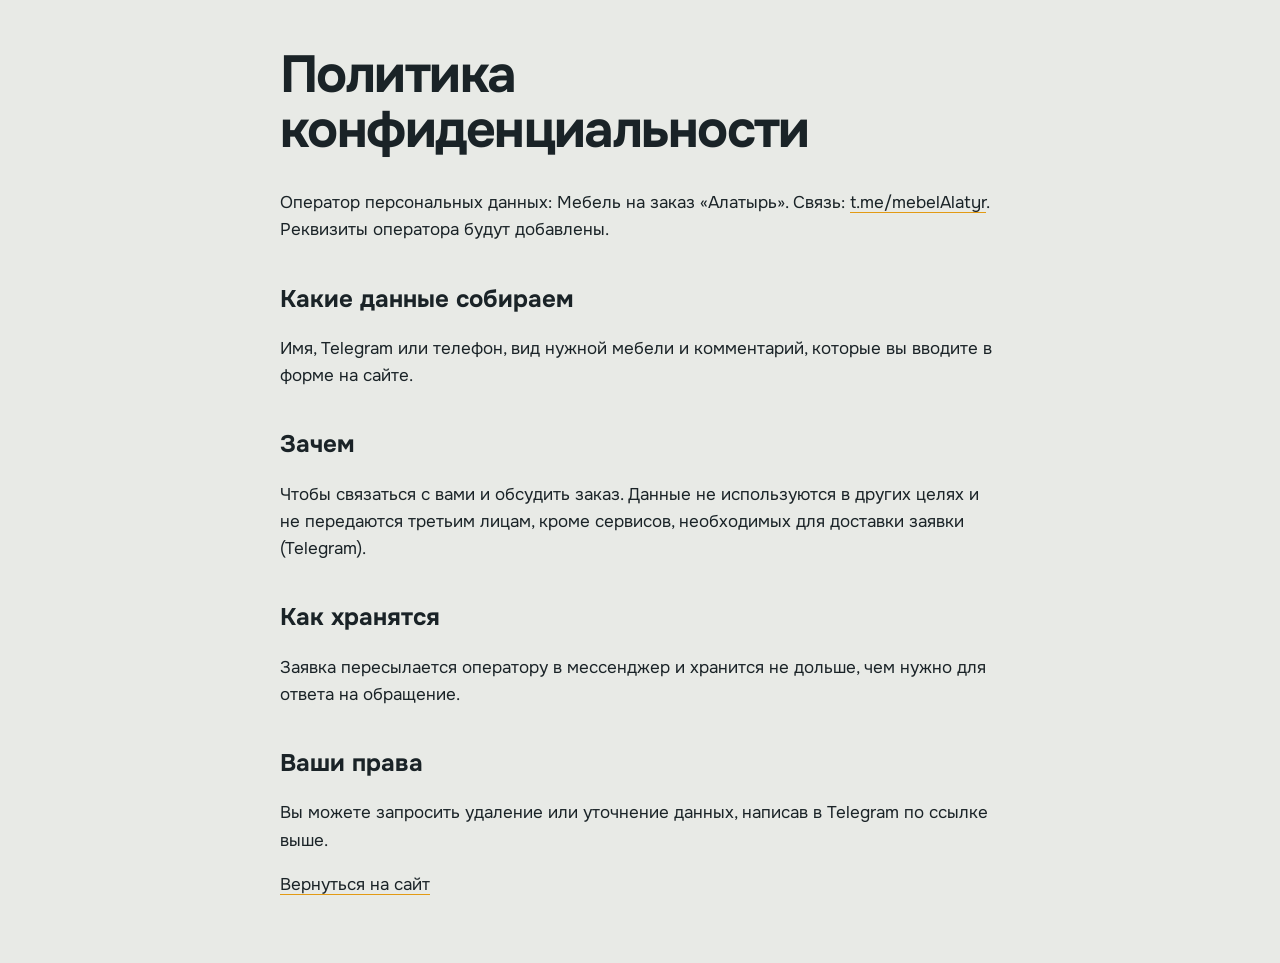
<file: privacy.html>
<!doctype html>
<html lang="ru">
<head>
<meta charset="utf-8">
<meta name="viewport" content="width=device-width, initial-scale=1">
<link rel="icon" type="image/png" sizes="32x32" href="favicon-32.png">
<link rel="apple-touch-icon" href="apple-touch-icon.png">
<title>Политика конфиденциальности: Мебель на заказ «Алатырь»</title>
<meta name="robots" content="noindex">
<link rel="preload" href="fonts/onest-cyrillic.woff2" as="font" type="font/woff2" crossorigin>
<link rel="preload" href="fonts/onest-latin.woff2" as="font" type="font/woff2" crossorigin>
<link rel="stylesheet" href="fonts/fonts.css?v=2">
<style>
body{margin:0;background:#e8eae6;color:#1a2327;font:17px/1.6 'Onest',system-ui,sans-serif;padding:48px 16px}
main{max-width:720px;margin:0 auto}
h1{font-weight:700;font-size:clamp(32px,5vw,52px);line-height:1.05;letter-spacing:-.03em;margin:0 0 32px}
h2{font-weight:700;font-size:24px;margin:36px 0 10px}
a{color:#1a2327;text-decoration-color:#e29a14;text-underline-offset:4px}
</style>
</head>
<body>
<main>
<h1>Политика конфиденциальности</h1>
<p>Оператор персональных данных: Мебель на заказ «Алатырь». Связь: <a href="https://t.me/mebelAlatyr">t.me/mebelAlatyr</a>. Реквизиты оператора будут добавлены.</p>
<h2>Какие данные собираем</h2>
<p>Имя, Telegram или телефон, вид нужной мебели и комментарий, которые вы вводите в форме на сайте.</p>
<h2>Зачем</h2>
<p>Чтобы связаться с вами и обсудить заказ. Данные не используются в других целях и не передаются третьим лицам, кроме сервисов, необходимых для доставки заявки (Telegram).</p>
<h2>Как хранятся</h2>
<p>Заявка пересылается оператору в мессенджер и хранится не дольше, чем нужно для ответа на обращение.</p>
<h2>Ваши права</h2>
<p>Вы можете запросить удаление или уточнение данных, написав в Telegram по ссылке выше.</p>
<p><a href="index.html">Вернуться на сайт</a></p>
</main>
</body>
</html>
</file>
<file: fonts/fonts.css>
@font-face{font-family:'Onest';font-style:normal;font-weight:300 800;font-display:swap;src:url(onest-cyrillic-ext.woff2) format('woff2');unicode-range:U+0460-052F, U+1C80-1C8A, U+20B4, U+2DE0-2DFF, U+A640-A69F, U+FE2E-FE2F}
@font-face{font-family:'Onest';font-style:normal;font-weight:300 800;font-display:swap;src:url(onest-cyrillic.woff2) format('woff2');unicode-range:U+0301, U+0400-045F, U+0490-0491, U+04B0-04B1, U+2116}
@font-face{font-family:'Onest';font-style:normal;font-weight:300 800;font-display:swap;src:url(onest-latin-ext.woff2) format('woff2');unicode-range:U+0100-02BA, U+02BD-02C5, U+02C7-02CC, U+02CE-02D7, U+02DD-02FF, U+0304, U+0308, U+0329, U+1D00-1DBF, U+1E00-1E9F, U+1EF2-1EFF, U+2020, U+20A0-20AB, U+20AD-20C4, U+2113, U+2C60-2C7F, U+A720-A7FF}
@font-face{font-family:'Onest';font-style:normal;font-weight:300 800;font-display:swap;src:url(onest-latin.woff2) format('woff2');unicode-range:U+0000-00FF, U+0131, U+0152-0153, U+02BB-02BC, U+02C6, U+02DA, U+02DC, U+0304, U+0308, U+0329, U+2000-206F, U+20AC, U+2122, U+2191, U+2193, U+2212, U+2215, U+FEFF, U+FFFD}
</file>
